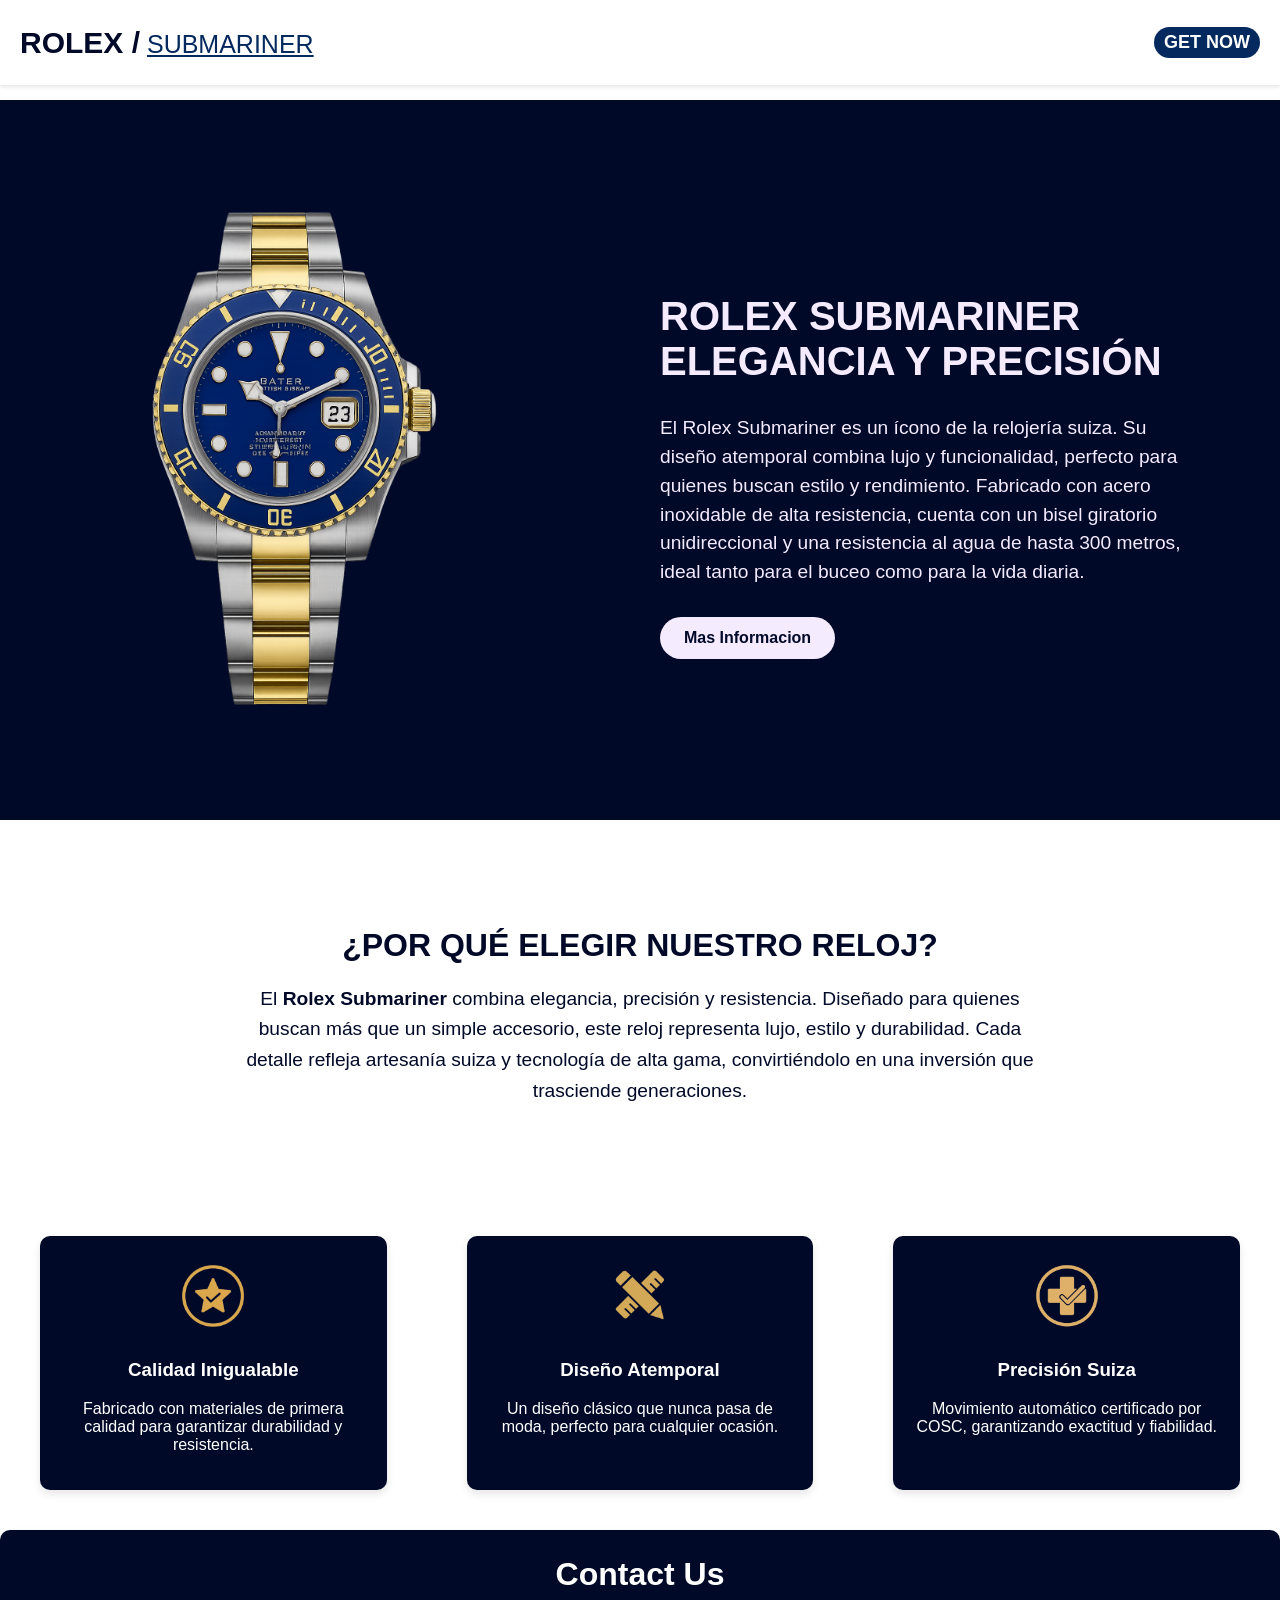
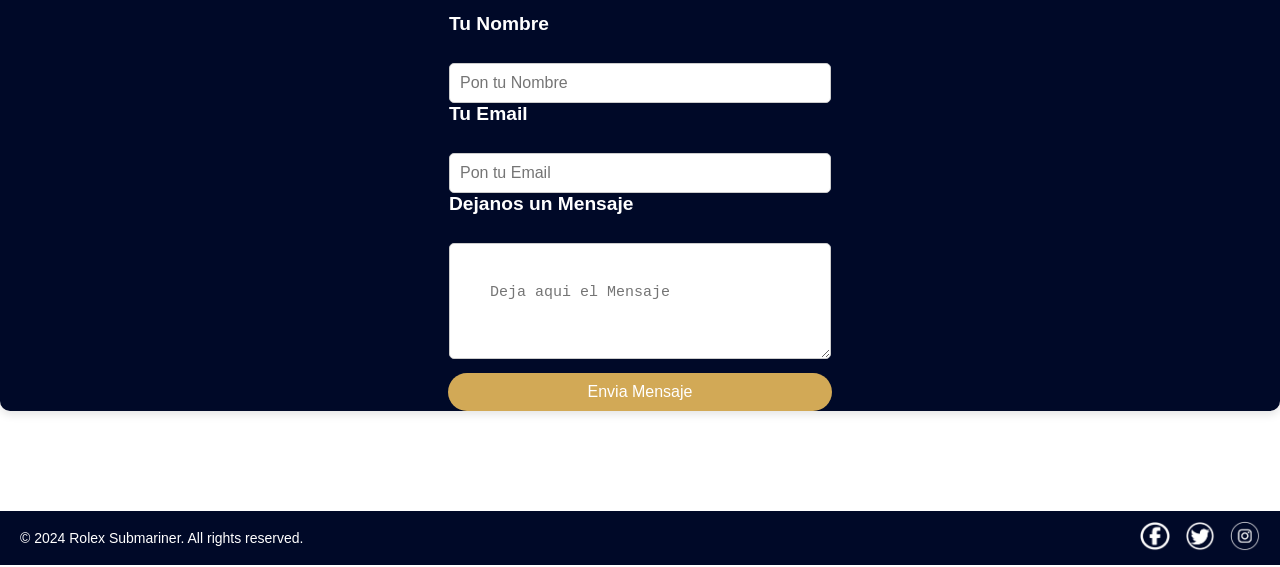
<file: Index.html>
<!DOCTYPE html>
<html lang="ES-MX">
<head>
    <meta charset="UTF-8">
    <meta name="viewport" content="width=device-width, initial-scale=1.0">
    <meta name="description" content="Promocion del reloj Rolex Submariner, un icono de lujo y precision en relojeria.">
    <meta name="author" content="Adrian Ochoa">
    <meta name="keywords" content="Rolex, diseño, HTML, CSS">
    <link rel="stylesheet" href="css/Styles.css">
    <title>Rolex Submariner</title>
</head>
<body>
     <header id="menu">
        <nav>
            <h2>
                <span>Rolex /</span>
                <span>Submariner</span>
            </h2>
            <a href="http://">GET NOW</a>
        </nav>
    </header>
    <main>
  <section class="producto">
    <div class="grid">
      <div class="imagen">
        <img src="Images/Producto.png" alt="Reloj Rolex Submariner" width="400" height="550">
      </div>
      <div class="info-producto">
        <h1>Rolex Submariner Elegancia y Precisión</h1>
        <p>
           El Rolex Submariner es un ícono de la relojería suiza. 
          Su diseño atemporal combina lujo y funcionalidad, 
          perfecto para quienes buscan estilo y rendimiento. 
          Fabricado con acero inoxidable de alta resistencia, 
          cuenta con un bisel giratorio unidireccional y una 
          resistencia al agua de hasta 300 metros, ideal tanto 
          para el buceo como para la vida diaria.
        </p>
        <a href="#" class="btn-comprar">Mas Informacion</a>
      </div>
    </div>
  </section>
  <div class="Mas-Informacion">
      <h2>¿Por qué elegir nuestro reloj?</h2>
      <p>
        El <strong>Rolex Submariner</strong> combina elegancia, precisión y resistencia.  
        Diseñado para quienes buscan más que un simple accesorio, este reloj representa lujo, estilo y durabilidad.  
        Cada detalle refleja artesanía suiza y tecnología de alta gama, convirtiéndolo en una inversión que trasciende generaciones.
      </p>
  </div>
  
    <section class="Card-section">
      <div class="card1">
        <img src="Images/Calidad.png" alt="Icono de Calidad" width="80" height="80">
        <h3>Calidad Inigualable</h3>
        <p>Fabricado con materiales de primera calidad para garantizar durabilidad y resistencia.</p>
      </div>
      <div class="card2">
        <img src="Images/Diseño.png" alt="Icono de Diseño" width="80" height="80">
        <h3>Diseño Atemporal</h3>
        <p>Un diseño clásico que nunca pasa de moda, perfecto para cualquier ocasión.</p>
      </div>
      <div class="card3">
        <img src="Images/Precicion.png" alt="Icono de Precisión" width="80" height="80">
        <h3>Precisión Suiza</h3>
        <p>Movimiento automático certificado por COSC, garantizando exactitud y fiabilidad.</p>
      </div>
    </section>
    
    <div class="contact-us">
      <h2>Contact Us</h2>
      <div class="Nombre">
        <label for="name">Tu Nombre</label><br>
        <input type="text" id="name" placeholder="Pon tu Nombre" required>
      </div>
      <div class="Email">
        <label for="email">Tu Email</label> <br>
        <input type="email" id="email" placeholder="Pon tu Email" required>
      </div>
      <div class="Mensaje">
        <label for="message">Dejanos un Mensaje</label><br>
        <textarea id="Mensaje" placeholder="Deja aqui el Mensaje"></textarea>
      </div>
      <button type="submit">Envia Mensaje</button>
    </div>

    <footer>
  <p>© 2024 Rolex Submariner. All rights reserved.</p>
  <div class="social-media">
    <a href="#"><img src="Images/Facebook.png" alt="Facebook" width="30" height="30"></a>
    <a href="#"><img src="Images/Twitter.png" alt="Twitter" width="30" height="30"></a>
    <a href="#"><img src="Images/Instagram.png" alt="Instagram" width="30" height="30"></a>
  </div>
</footer>


    </footer>

</main>

</body>
</html>
</file>
<file: css/Styles.css>
:root{
    --primary-color:white ;
}

body{
    margin: 0;
    padding: 0;
    font-family:'Segoe UI', Tahoma, Geneva, Verdana, sans-serif;
    background-color: var(--primary-color);
    color: #000928;
}

#menu {
    position: fixed;
    top: 0;
    left: 0;
    width: 100%;
    background-color: white;
    z-index: 1;
    box-shadow: 0 2px 4px rgba(0, 0, 0, 0.1);
    
    & nav {
        display: flex;
        flex-direction: row;
        height: 85px;
        justify-content: space-between;
        align-items: center;
        padding: 0 20px 0 20px;

        & h2 {
         font-size: 25px;
        }

        & a{
            display: inline-block;
            background-color: #04295e;
            border-radius: 30px;
            padding: 5px 10px;
            text-decoration: none;
            color: white;
            font-size: 18px;
            font-weight: bold;
            transition: transform 0.3s ease-in-out;


            &:hover {
                transform: translateY(-3px);
            }
        }

    }

    & span:nth-child(1) {
      color: var(--secondary-color);
      font-size: 30px;
      color: #000928;
      text-transform: uppercase;
    }

    & span:nth-child(2) {
        text-decoration: underline;
        font-weight: lighter;   
        color: #04295e;
        text-transform: uppercase;
    }
}

section.producto {
  margin-top: 100px;
  background-color: #000928;
  padding: 60px 0;
}

.grid {
  display: grid;
  align-items: center;
  justify-content: center;
  grid-template-columns: repeat(2, 1fr);
  max-width: 1100px;
  margin: 0 auto;
  gap: 40px;
}

.imagen img {
  width: 100%;
  max-width: 400px;
  height: auto;
  display: block;
  border-radius: 10px;
}

.info-producto {
  color: #f5ebff;
  text-align: left;
}

.info-producto h1 {
  font-size: 2.5rem;
  margin-bottom: 30px;
  text-transform: uppercase;
  
}

.info-producto p {
  font-size: 1.2rem;
  line-height: 1.5;
  margin-bottom: 30px;
}

.btn-comprar {
  display: inline-block;
  background-color: #f5ebff;
  color: #000928;
  padding: 12px 24px;
  font-weight: bold;
  border-radius: 100px;
  text-decoration: none;
  transition: background-color 0.3s;
}

.btn-comprar:hover {
  background-color: #c6bbf7;
}

.Mas-Informacion {
  color : #000928;
  max-width: 800px;
  margin: 40px auto;
  padding-top: 40px;
  text-align: center;

  & h2 {
    font-size: 2rem;
    margin-bottom: 20px;
    text-transform: uppercase;
  } 

  & p {
    font-size: 1.2rem;
    line-height: 1.6;
    text-align: center;
  }
}


section.Card-section{
  display: flex;
  justify-content: center;
  padding-top:50px ;
  text-align: center;
  color: white;
}

div.card1 {
  background-color: #000928;
  border-radius: 10px;
  box-shadow: 0 4px 8px rgba(0, 0, 0, 0.1);
  margin: 40px;
  padding: 20px;
  width: 400px;
  transition: transform 0.3s ease-in-out;
}

div.card2 {
  background-color: #000928;
  border-radius: 10px;
  box-shadow: 0 4px 8px rgba(0, 0, 0, 0.1);
  margin: 40px;
  padding: 20px;
  width: 400px;
  transition: transform 0.3s ease-in-out;
}

div.card3 {
  background-color: #000928 ;
  border-radius: 10px;
  box-shadow: 0 4px 8px rgba(0, 0, 0, 0.1);
  margin: 40px;
  padding: 20px;
  width: 400px;
  transition: transform 0.3s ease-in-out;
}


div.contact-us {
  color: white;
  display: flex;
  flex-direction: column;
  justify-content: center;
  align-items: center;
  background-color: #000928;
  border-radius: 10px;
  box-shadow: 0 4px 8px rgba(0, 0, 0, 0.1);

  & h2 {
    display: flex;
    color: white;
    font-size: 2rem;
    margin-bottom: 20px;
    justify-content: center;
  }
  & button {
    background-color: #d2a956;
    color: white;
    border: none;
    padding: 10px 140px;
    margin-top: 10px;
    border-radius: 100px;
    font-size: 1rem;
    cursor: pointer;
    transition: background-color 0.3s ease;

    &:hover {
      background-color: #a38344;
    }
}
}
label {
  font-size: 1.2rem;
  margin-bottom: 10px;
  color: white;
}

div.Nombre{
 & label{
    display: block;
    font-weight: bold;
  }

  & input {
    width: 360px;
    padding: 10px;
    border: 1px solid #ccc;
    border-radius: 5px;
    font-size: 1rem;
  }
 }

 div.Email{
 & label{
    display: block;
    font-weight: bold;
  }

  & input {
    width: 360px;
    padding: 10px;
    border: 1px solid #ccc;
    border-radius: 5px;
    font-size: 1rem;
  }
 }

 div.Mensaje{
 & label{
    display: block;
    font-weight: bold;
  }

  & textarea {
    width: 300px;
    padding: 40px;
    border: 1px solid #ccc;
    border-radius: 5px;
    font-size: 15px;
  }

 }

 footer {
  background-color: #000928;
  color: white;
  padding: 10px 20px;
  display: flex;
  justify-content: space-between; 
  align-items: center;     
  margin-top: 100px;        
}

footer p {
  margin: 0;
  font-size: 14px;
}

.social-media {
  display: flex;
  gap: 15px;
}

.social-media a img {
  transition: transform 0.3s ease;
}

.social-media a img:hover {
  transform: scale(1.1);
}


@media (max-width: 768px) {

  #menu nav {
    flex-direction: column;
    text-align: center;
    gap: 10px;
    height: auto;
  }

  #menu nav h2 {
    font-size: 22px;
  }

  #menu nav a {
    font-size: 16px;
    padding: 6px 12px;
  }

  .grid {
    grid-template-columns: 1fr;
    text-align: center;
    gap: 20px;
    padding: 0 15px;
  }

  .imagen img {
    max-width: 90%;
    height: auto;
  }

  .info-producto h1 {
    font-size: 1.8rem;
  }

  .info-producto p {
    font-size: 1rem;
  }

  .btn-comprar {
    padding: 10px 20px;
    font-size: 1rem;
  }

  section.Card-section {
    flex-direction: column;
    align-items: center;
    padding: 20px 0;
  }

  .card1{
    width: 90%;
    margin: 10px 0;
  }
  .card2{
    width: 90%;
    margin: 10px 0;
  }
  .card3{
    width: 90%;
    margin: 10px 0;
  }

  .contact-us {
    width: 90%;
    margin: 30px auto 0 auto;
    padding: 20px;
    text-align: center;
  }

  .contact-us input,
  .contact-us textarea {
    width: 100%;
    max-width: 300px;
  }

  .contact-us button {
    padding: 10px 40px;
  }

  footer {
    flex-direction: column;
    text-align: center;
    gap: 10px;
  }

  .social-media {
    justify-content: center;
  }
}
</file>
